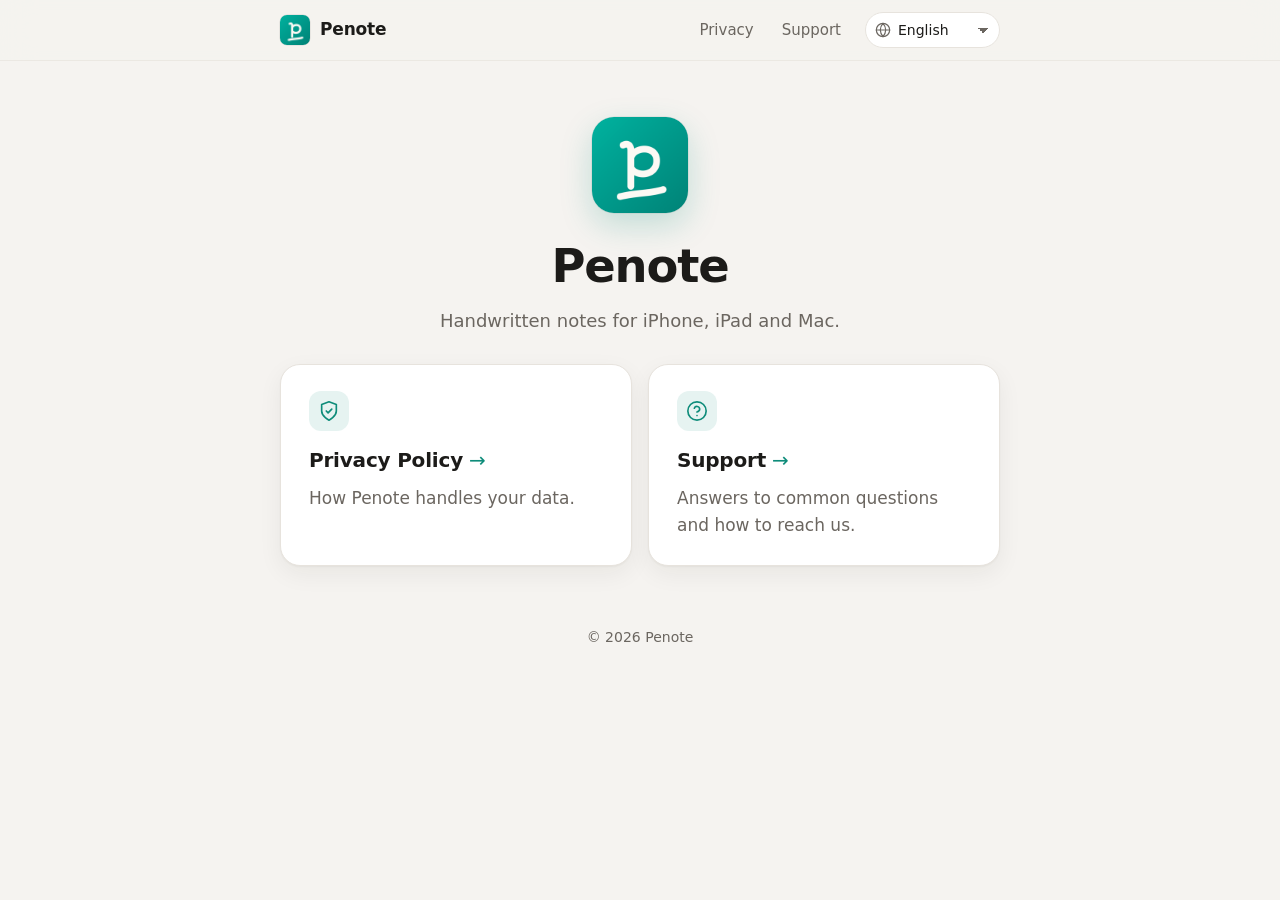
<file: index.html>
<!doctype html>
<html lang="en">
<head>
  <meta charset="utf-8">
  <meta name="viewport" content="width=device-width, initial-scale=1, viewport-fit=cover">
  <title>Penote</title>
  <meta name="description" content="Penote — handwritten notes for iPhone, iPad and Mac.">
  <meta name="theme-color" content="#f5f3f0" media="(prefers-color-scheme: light)">
  <meta name="theme-color" content="#161514" media="(prefers-color-scheme: dark)">
  <link rel="icon" href="assets/favicon.png">
  <link rel="apple-touch-icon" href="assets/icon.png">
  <link rel="stylesheet" href="assets/style.css">
</head>
<body>
  <header class="site-header">
    <div class="wrap">
      <a class="brand" href="./" aria-current="page"><img src="assets/icon.png" alt="">Penote</a>
      <nav class="nav">
        <a href="privacy.html" data-i18n="nav.privacy">Privacy</a>
        <a href="support.html" data-i18n="nav.support">Support</a>
      </nav>
      <label class="lang">
        <svg viewBox="0 0 24 24" fill="none" stroke="currentColor" stroke-width="1.8" stroke-linecap="round" stroke-linejoin="round" aria-hidden="true"><circle cx="12" cy="12" r="10"/><path d="M2 12h20"/><path d="M12 2a15.3 15.3 0 0 1 4 10 15.3 15.3 0 0 1-4 10 15.3 15.3 0 0 1-4-10 15.3 15.3 0 0 1 4-10z"/></svg>
        <select id="lang" aria-label="Language" data-i18n-aria="lang.label"></select>
      </label>
    </div>
  </header>

  <main class="wrap">
    <section class="hero">
      <img class="app-icon" src="assets/icon.png" alt="">
      <h1 style="margin-top:20px">Penote</h1>
      <p class="lead" data-i18n="home.lead">Handwritten notes for iPhone, iPad and Mac.</p>
    </section>

    <div class="links">
      <a class="card link-card" href="privacy.html">
        <span class="icon-tile"><svg viewBox="0 0 24 24" fill="none" stroke="currentColor" stroke-width="1.8" stroke-linecap="round" stroke-linejoin="round" aria-hidden="true"><path d="M12 22s8-4 8-10V5l-8-3-8 3v7c0 6 8 10 8 10z"/><path d="m9 12 2 2 4-4"/></svg></span>
        <h2 data-i18n="p.title">Privacy Policy</h2>
        <p data-i18n="home.privacy.d">How Penote handles your data.</p>
      </a>
      <a class="card link-card" href="support.html">
        <span class="icon-tile"><svg viewBox="0 0 24 24" fill="none" stroke="currentColor" stroke-width="1.8" stroke-linecap="round" stroke-linejoin="round" aria-hidden="true"><circle cx="12" cy="12" r="10"/><path d="M9.09 9a3 3 0 0 1 5.83 1c0 2-3 3-3 3"/><path d="M12 17h.01"/></svg></span>
        <h2 data-i18n="s.title">Support</h2>
        <p data-i18n="home.support.d">Answers to common questions and how to reach us.</p>
      </a>
    </div>
  </main>

  <footer class="site-footer">
    <div class="wrap"><p>© 2026 Penote</p></div>
  </footer>

  <script src="assets/strings.js"></script>
  <script src="assets/app.js"></script>
</body>
</html>
</file>
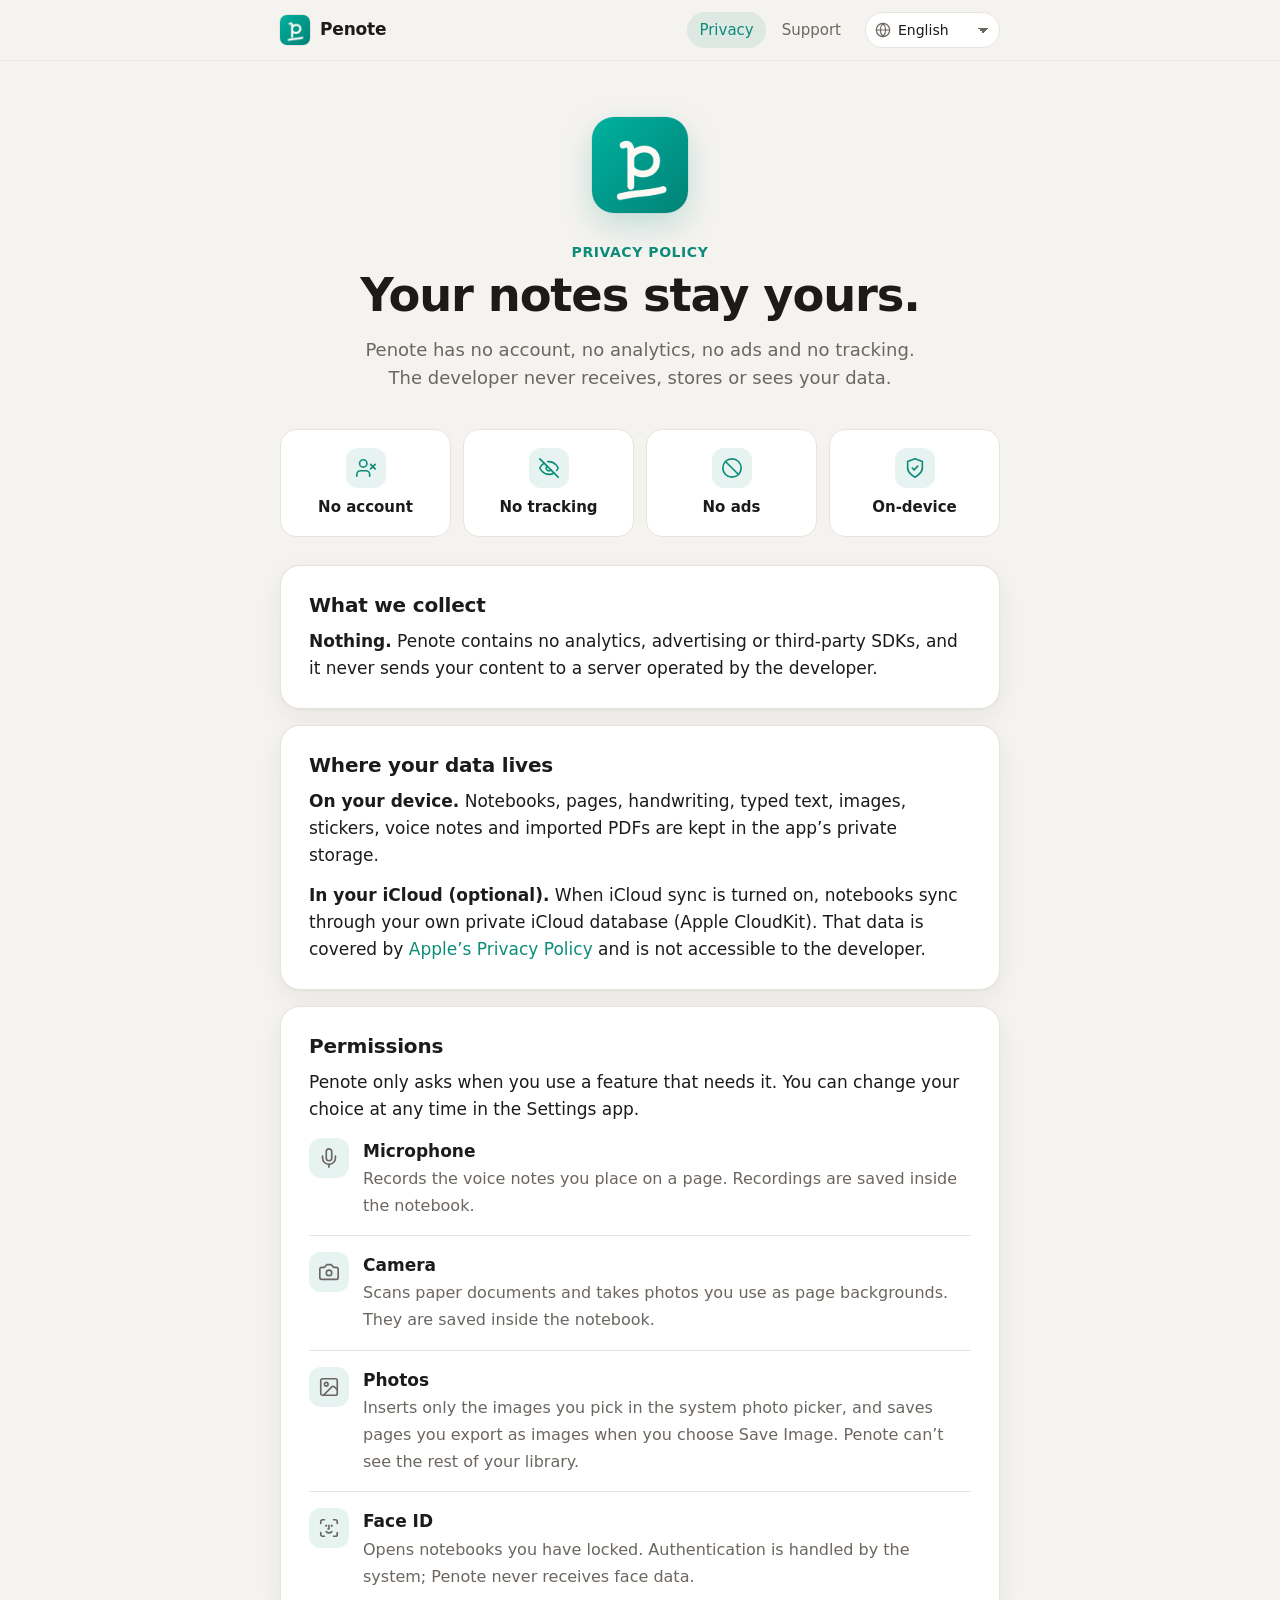
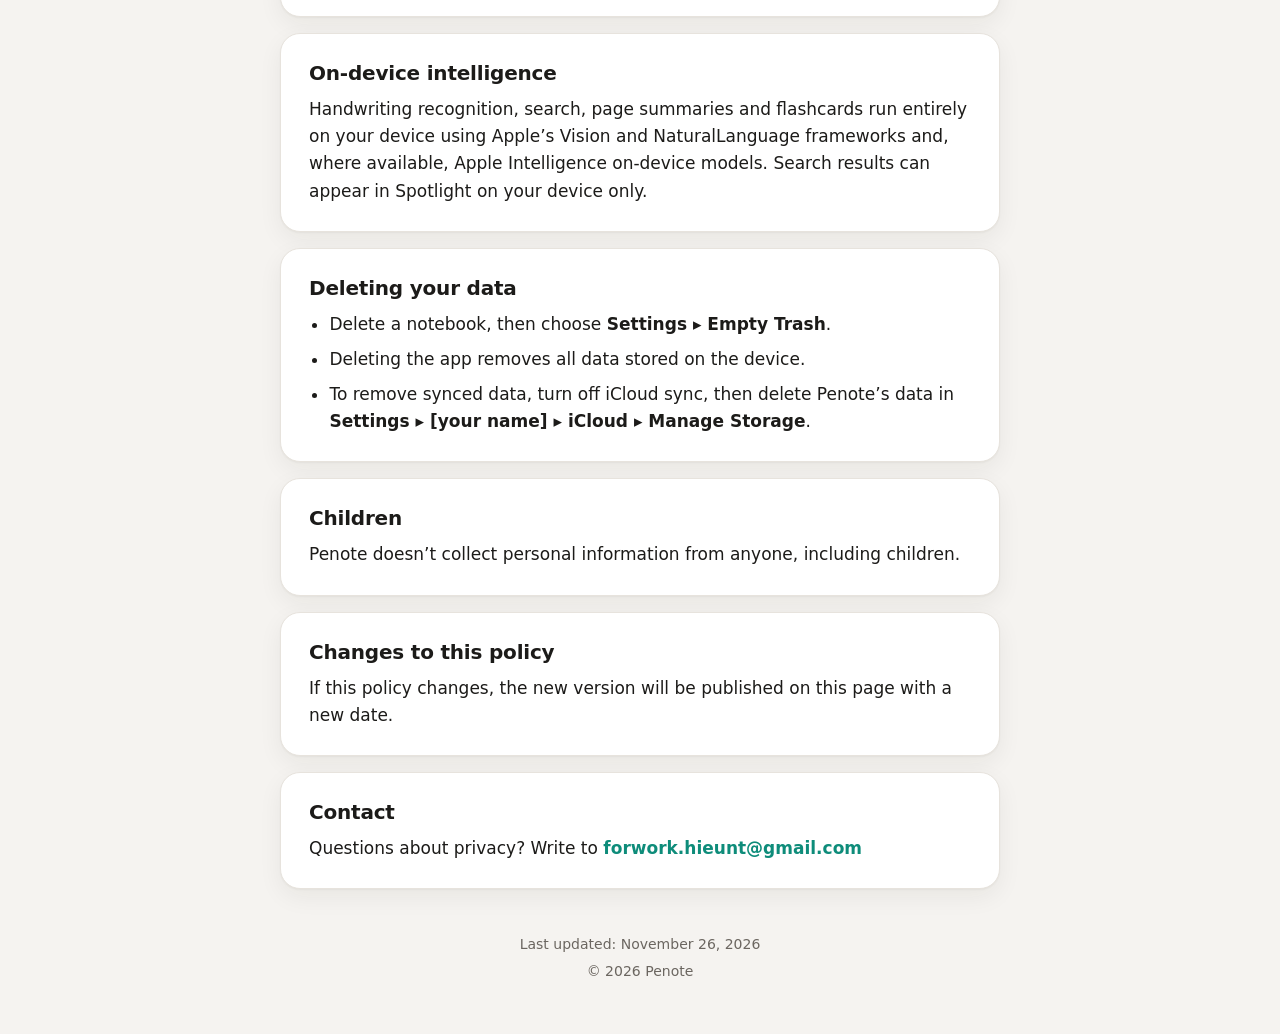
<file: privacy.html>
<!doctype html>
<html lang="en">
<head>
  <meta charset="utf-8">
  <meta name="viewport" content="width=device-width, initial-scale=1, viewport-fit=cover">
  <title>Privacy Policy · Penote</title>
  <meta name="description" content="Penote collects no data. Your handwritten notes stay on your device and in your own iCloud.">
  <meta name="theme-color" content="#f5f3f0" media="(prefers-color-scheme: light)">
  <meta name="theme-color" content="#161514" media="(prefers-color-scheme: dark)">
  <link rel="icon" href="assets/favicon.png">
  <link rel="apple-touch-icon" href="assets/icon.png">
  <link rel="stylesheet" href="assets/style.css">
</head>
<body data-title="p.title">
  <header class="site-header">
    <div class="wrap">
      <a class="brand" href="./"><img src="assets/icon.png" alt="">Penote</a>
      <nav class="nav">
        <a href="privacy.html" aria-current="page" data-i18n="nav.privacy">Privacy</a>
        <a href="support.html" data-i18n="nav.support">Support</a>
      </nav>
      <label class="lang">
        <svg viewBox="0 0 24 24" fill="none" stroke="currentColor" stroke-width="1.8" stroke-linecap="round" stroke-linejoin="round" aria-hidden="true"><circle cx="12" cy="12" r="10"/><path d="M2 12h20"/><path d="M12 2a15.3 15.3 0 0 1 4 10 15.3 15.3 0 0 1-4 10 15.3 15.3 0 0 1-4-10 15.3 15.3 0 0 1 4-10z"/></svg>
        <select id="lang" aria-label="Language" data-i18n-aria="lang.label"></select>
      </label>
    </div>
  </header>

  <main class="wrap">
    <section class="hero">
      <img class="app-icon" src="assets/icon.png" alt="Penote">
      <p class="eyebrow" data-i18n="p.title">Privacy Policy</p>
      <h1 data-i18n="p.hero">Your notes stay yours.</h1>
      <p class="lead" data-i18n="p.lead">Penote has no account, no analytics, no ads and no tracking. The developer never receives, stores or sees your data.</p>
    </section>

    <ul class="highlights">
      <li>
        <span class="icon-tile"><svg viewBox="0 0 24 24" fill="none" stroke="currentColor" stroke-width="1.8" stroke-linecap="round" stroke-linejoin="round" aria-hidden="true"><path d="M16 21v-2a4 4 0 0 0-4-4H6a4 4 0 0 0-4 4v2"/><circle cx="9" cy="7" r="4"/><path d="m17 8 5 5"/><path d="m22 8-5 5"/></svg></span>
        <span data-i18n="p.h.account">No account</span>
      </li>
      <li>
        <span class="icon-tile"><svg viewBox="0 0 24 24" fill="none" stroke="currentColor" stroke-width="1.8" stroke-linecap="round" stroke-linejoin="round" aria-hidden="true"><path d="M9.88 9.88a3 3 0 1 0 4.24 4.24"/><path d="M10.73 5.08A10.43 10.43 0 0 1 12 5c7 0 10 7 10 7a13.16 13.16 0 0 1-1.67 2.68"/><path d="M6.61 6.61A13.53 13.53 0 0 0 2 12s3 7 10 7a9.74 9.74 0 0 0 5.39-1.61"/><path d="m2 2 20 20"/></svg></span>
        <span data-i18n="p.h.tracking">No tracking</span>
      </li>
      <li>
        <span class="icon-tile"><svg viewBox="0 0 24 24" fill="none" stroke="currentColor" stroke-width="1.8" stroke-linecap="round" stroke-linejoin="round" aria-hidden="true"><circle cx="12" cy="12" r="10"/><path d="m4.9 4.9 14.2 14.2"/></svg></span>
        <span data-i18n="p.h.ads">No ads</span>
      </li>
      <li>
        <span class="icon-tile"><svg viewBox="0 0 24 24" fill="none" stroke="currentColor" stroke-width="1.8" stroke-linecap="round" stroke-linejoin="round" aria-hidden="true"><path d="M12 22s8-4 8-10V5l-8-3-8 3v7c0 6 8 10 8 10z"/><path d="m9 12 2 2 4-4"/></svg></span>
        <span data-i18n="p.h.device">On-device</span>
      </li>
    </ul>

    <section class="card" id="collect">
      <h2 data-i18n="p.collect.h">What we collect</h2>
      <p data-i18n-html="p.collect.b"><strong>Nothing.</strong> Penote contains no analytics, advertising or third-party SDKs, and it never sends your content to a server operated by the developer.</p>
    </section>

    <section class="card" id="storage">
      <h2 data-i18n="p.store.h">Where your data lives</h2>
      <p data-i18n-html="p.store.device"><strong>On your device.</strong> Notebooks, pages, handwriting, typed text, images, stickers, voice notes and imported PDFs are kept in the app’s private storage.</p>
      <p data-i18n-html="p.store.icloud"><strong>In your iCloud (optional).</strong> When iCloud sync is turned on, notebooks sync through your own private iCloud database (Apple CloudKit). That data is covered by <a href="https://www.apple.com/legal/privacy/" target="_blank" rel="noopener">Apple’s Privacy Policy</a> and is not accessible to the developer.</p>
    </section>

    <section class="card" id="permissions">
      <h2 data-i18n="p.perm.h">Permissions</h2>
      <p data-i18n="p.perm.lead">Penote only asks when you use a feature that needs it. You can change your choice at any time in the Settings app.</p>
      <ul class="rows">
        <li>
          <span class="icon-tile"><svg viewBox="0 0 24 24" fill="none" stroke="currentColor" stroke-width="1.8" stroke-linecap="round" stroke-linejoin="round" aria-hidden="true"><path d="M12 2a3 3 0 0 0-3 3v7a3 3 0 0 0 6 0V5a3 3 0 0 0-3-3z"/><path d="M19 10v2a7 7 0 0 1-14 0v-2"/><path d="M12 19v3"/></svg></span>
          <div><strong data-i18n="p.perm.mic.t">Microphone</strong><span data-i18n="p.perm.mic.d">Records the voice notes you place on a page. Recordings are saved inside the notebook.</span></div>
        </li>
        <li>
          <span class="icon-tile"><svg viewBox="0 0 24 24" fill="none" stroke="currentColor" stroke-width="1.8" stroke-linecap="round" stroke-linejoin="round" aria-hidden="true"><path d="M14.5 4h-5L7 7H4a2 2 0 0 0-2 2v9a2 2 0 0 0 2 2h16a2 2 0 0 0 2-2V9a2 2 0 0 0-2-2h-3l-2.5-3z"/><circle cx="12" cy="13" r="3"/></svg></span>
          <div><strong data-i18n="p.perm.cam.t">Camera</strong><span data-i18n="p.perm.cam.d">Scans paper documents and takes photos you use as page backgrounds. They are saved inside the notebook.</span></div>
        </li>
        <li>
          <span class="icon-tile"><svg viewBox="0 0 24 24" fill="none" stroke="currentColor" stroke-width="1.8" stroke-linecap="round" stroke-linejoin="round" aria-hidden="true"><rect x="3" y="3" width="18" height="18" rx="2"/><circle cx="9" cy="9" r="2"/><path d="m21 15-3.09-3.09a2 2 0 0 0-2.82 0L6 21"/></svg></span>
          <div><strong data-i18n="p.perm.photos.t">Photos</strong><span data-i18n="p.perm.photos.d">Inserts only the images you pick in the system photo picker, and saves pages you export as images when you choose Save Image. Penote can’t see the rest of your library.</span></div>
        </li>
        <li>
          <span class="icon-tile"><svg viewBox="0 0 24 24" fill="none" stroke="currentColor" stroke-width="1.8" stroke-linecap="round" stroke-linejoin="round" aria-hidden="true"><path d="M3 7V5a2 2 0 0 1 2-2h2"/><path d="M17 3h2a2 2 0 0 1 2 2v2"/><path d="M21 17v2a2 2 0 0 1-2 2h-2"/><path d="M7 21H5a2 2 0 0 1-2-2v-2"/><path d="M9 9v1"/><path d="M15 9v1"/><path d="M12 9v4h-1"/><path d="M9 16a4 4 0 0 0 6 0"/></svg></span>
          <div><strong data-i18n="p.perm.faceid.t">Face ID</strong><span data-i18n="p.perm.faceid.d">Opens notebooks you have locked. Authentication is handled by the system; Penote never receives face data.</span></div>
        </li>
      </ul>
    </section>

    <section class="card" id="on-device">
      <h2 data-i18n="p.ai.h">On-device intelligence</h2>
      <p data-i18n="p.ai.b">Handwriting recognition, search, page summaries and flashcards run entirely on your device using Apple’s Vision and NaturalLanguage frameworks and, where available, Apple Intelligence on-device models. Search results can appear in Spotlight on your device only.</p>
    </section>

    <section class="card" id="delete">
      <h2 data-i18n="p.delete.h">Deleting your data</h2>
      <ul>
        <li data-i18n-html="p.delete.1">Delete a notebook, then choose <em>Settings ▸ Empty Trash</em>.</li>
        <li data-i18n="p.delete.2">Deleting the app removes all data stored on the device.</li>
        <li data-i18n-html="p.delete.3">To remove synced data, turn off iCloud sync, then delete Penote’s data in <em>Settings ▸ [your name] ▸ iCloud ▸ Manage Storage</em>.</li>
      </ul>
    </section>

    <section class="card" id="children">
      <h2 data-i18n="p.kids.h">Children</h2>
      <p data-i18n="p.kids.b">Penote doesn’t collect personal information from anyone, including children.</p>
    </section>

    <section class="card" id="changes">
      <h2 data-i18n="p.changes.h">Changes to this policy</h2>
      <p data-i18n="p.changes.b">If this policy changes, the new version will be published on this page with a new date.</p>
    </section>

    <section class="card" id="contact">
      <h2 data-i18n="p.contact.h">Contact</h2>
      <p><span data-i18n="p.contact.b">Questions about privacy? Write to</span> <a class="email" href="mailto:forwork.hieunt@gmail.com?subject=Penote%20privacy">forwork.hieunt@gmail.com</a></p>
    </section>
  </main>

  <footer class="site-footer">
    <div class="wrap">
      <p><span data-i18n="footer.updated">Last updated</span>: <time data-date="2026-11-26" datetime="2026-11-26">November 26, 2026</time></p>
      <p>© 2026 Penote</p>
    </div>
  </footer>

  <script src="assets/strings.js"></script>
  <script src="assets/app.js"></script>
</body>
</html>
</file>
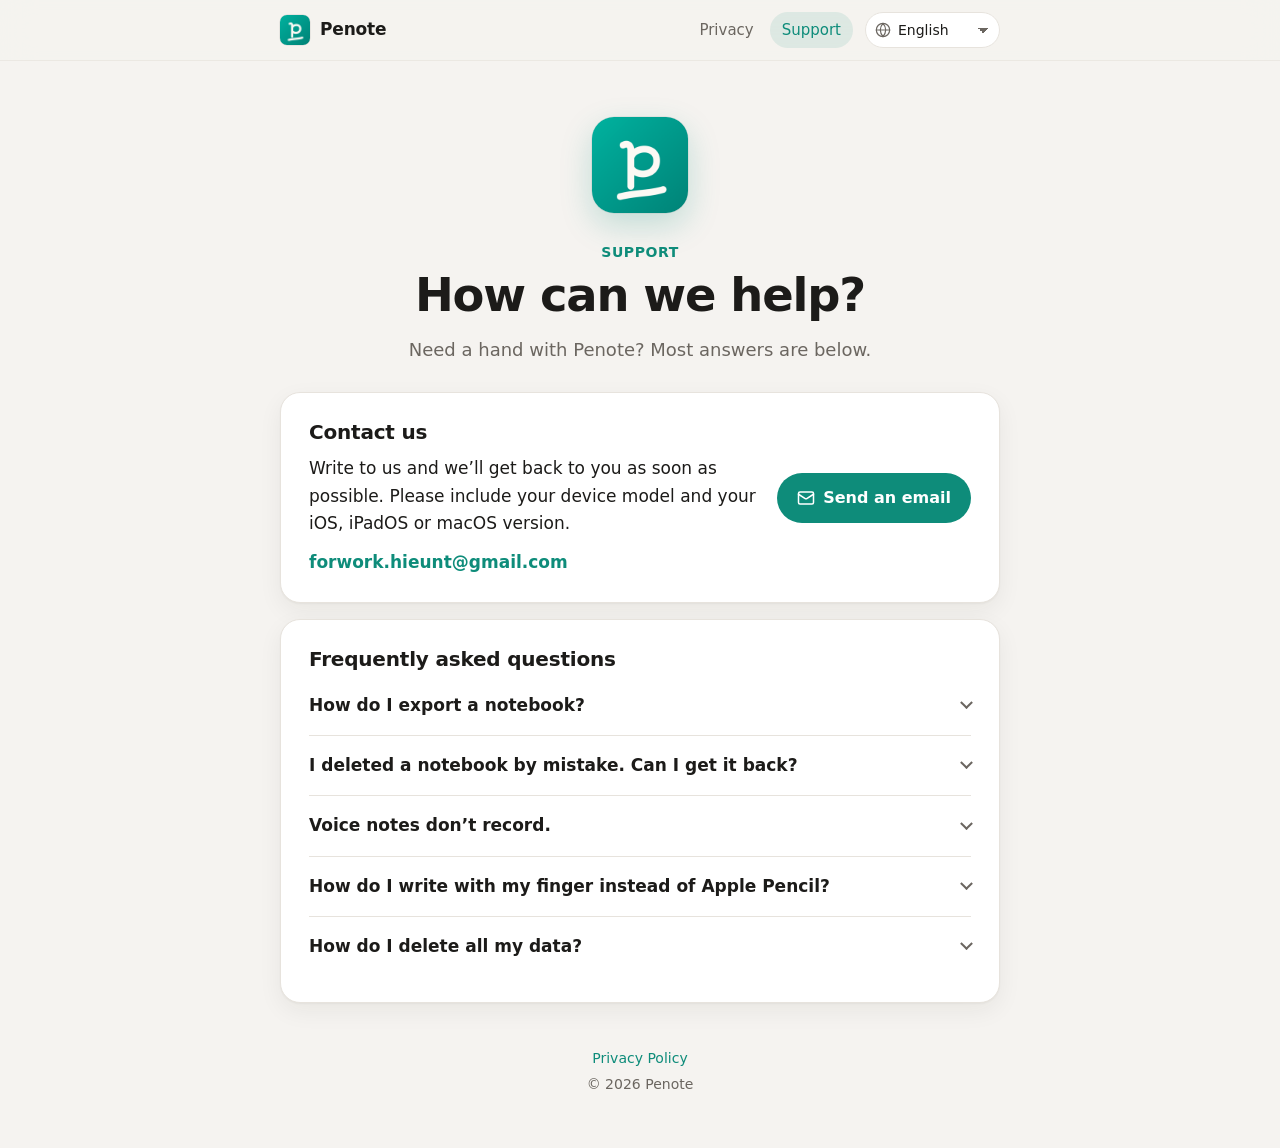
<file: support.html>
<!doctype html>
<html lang="en">
<head>
  <meta charset="utf-8">
  <meta name="viewport" content="width=device-width, initial-scale=1, viewport-fit=cover">
  <title>Support · Penote</title>
  <meta name="description" content="Help for Penote, handwritten notes for iPhone, iPad and Mac: common questions and how to contact us.">
  <meta name="theme-color" content="#f5f3f0" media="(prefers-color-scheme: light)">
  <meta name="theme-color" content="#161514" media="(prefers-color-scheme: dark)">
  <link rel="icon" href="assets/favicon.png">
  <link rel="apple-touch-icon" href="assets/icon.png">
  <link rel="stylesheet" href="assets/style.css">
</head>
<body data-title="s.title">
  <header class="site-header">
    <div class="wrap">
      <a class="brand" href="./"><img src="assets/icon.png" alt="">Penote</a>
      <nav class="nav">
        <a href="privacy.html" data-i18n="nav.privacy">Privacy</a>
        <a href="support.html" aria-current="page" data-i18n="nav.support">Support</a>
      </nav>
      <label class="lang">
        <svg viewBox="0 0 24 24" fill="none" stroke="currentColor" stroke-width="1.8" stroke-linecap="round" stroke-linejoin="round" aria-hidden="true"><circle cx="12" cy="12" r="10"/><path d="M2 12h20"/><path d="M12 2a15.3 15.3 0 0 1 4 10 15.3 15.3 0 0 1-4 10 15.3 15.3 0 0 1-4-10 15.3 15.3 0 0 1 4-10z"/></svg>
        <select id="lang" aria-label="Language" data-i18n-aria="lang.label"></select>
      </label>
    </div>
  </header>

  <main class="wrap">
    <section class="hero">
      <img class="app-icon" src="assets/icon.png" alt="Penote">
      <p class="eyebrow" data-i18n="s.title">Support</p>
      <h1 data-i18n="s.hero">How can we help?</h1>
      <p class="lead" data-i18n="s.lead">Need a hand with Penote? Most answers are below.</p>
    </section>

    <section class="card contact" id="contact">
      <div>
        <h2 data-i18n="s.contact.h">Contact us</h2>
        <p data-i18n="s.contact.b">Write to us and we’ll get back to you as soon as possible. Please include your device model and your iOS, iPadOS or macOS version.</p>
        <a class="email" href="mailto:forwork.hieunt@gmail.com?subject=Penote%20support">forwork.hieunt@gmail.com</a>
      </div>
      <a class="button" href="mailto:forwork.hieunt@gmail.com?subject=Penote%20support">
        <svg viewBox="0 0 24 24" fill="none" stroke="currentColor" stroke-width="2" stroke-linecap="round" stroke-linejoin="round" aria-hidden="true"><rect x="2" y="4" width="20" height="16" rx="2"/><path d="m22 7-8.97 5.7a1.94 1.94 0 0 1-2.06 0L2 7"/></svg>
        <span data-i18n="s.contact.btn">Send an email</span>
      </a>
    </section>

    <section class="card faq" id="faq">
      <h2 data-i18n="s.faq.h">Frequently asked questions</h2>
      <details>
        <summary data-i18n="s.q1">How do I export a notebook?</summary>
        <p data-i18n-html="s.a1">Open the notebook and choose <em>Export</em>. Save it as a PDF (with or without page lines) or an image (PNG), share it, or print it.</p>
      </details>
      <details>
        <summary data-i18n="s.q2">I deleted a notebook by mistake. Can I get it back?</summary>
        <p data-i18n-html="s.a2">Yes, as long as the Trash hasn’t been emptied. Open <em>Trash</em> in the sidebar, then choose <em>Restore</em> on the notebook.</p>
      </details>
      <details>
        <summary data-i18n="s.q3">Voice notes don’t record.</summary>
        <p data-i18n="s.a3">Penote needs access to the microphone. Open the Settings app ▸ Penote and turn on Microphone. On Mac: System Settings ▸ Privacy &amp; Security ▸ Microphone.</p>
      </details>
      <details>
        <summary data-i18n="s.q4">How do I write with my finger instead of Apple Pencil?</summary>
        <p data-i18n-html="s.a4">Open <em>Settings ▸ Apple Pencil &amp; Input</em> and turn on <em>Draw with Finger</em>. You then scroll with two fingers.</p>
      </details>
      <details>
        <summary data-i18n="s.q5">How do I delete all my data?</summary>
        <p data-i18n-html="s.a5">See <a href="privacy.html#delete">Deleting your data</a> in the Privacy Policy.</p>
      </details>
    </section>
  </main>

  <footer class="site-footer">
    <div class="wrap">
      <p><a href="privacy.html" data-i18n="p.title">Privacy Policy</a></p>
      <p>© 2026 Penote</p>
    </div>
  </footer>

  <script src="assets/strings.js"></script>
  <script src="assets/app.js"></script>
</body>
</html>
</file>
<file: assets/style.css>
/* Penote — privacy & support site. Colours follow the app's Theme.swift (warm gray + teal). */

:root {
  --bg: #f5f3f0;
  --surface: #ffffff;
  --line: #e7e3dd;
  --text: #1c1b19;
  --muted: #6b6660;
  --accent: #0e8c7a;
  --accent-ink: #ffffff;
  --accent-soft: rgba(14, 140, 122, 0.1);
  --shadow: 0 1px 2px rgba(28, 27, 25, 0.04), 0 8px 24px rgba(28, 27, 25, 0.06);
  --radius: 20px;
  --font: -apple-system, BlinkMacSystemFont, "SF Pro Text", "Segoe UI", system-ui, "Helvetica Neue", Arial, sans-serif;
  color-scheme: light dark;
}

@media (prefers-color-scheme: dark) {
  :root {
    --bg: #161514;
    --surface: #23211f;
    --line: #34312e;
    --text: #f3f1ee;
    --muted: #a39e97;
    --accent: #3eb89e;
    --accent-ink: #0f1a17;
    --accent-soft: rgba(62, 184, 158, 0.14);
    --shadow: 0 1px 2px rgba(0, 0, 0, 0.3), 0 8px 24px rgba(0, 0, 0, 0.25);
  }
}

:lang(zh-Hans) { --font: -apple-system, "PingFang SC", "Hiragino Sans GB", "Noto Sans SC", "Microsoft YaHei", sans-serif; }
:lang(ja)      { --font: -apple-system, "Hiragino Sans", "Hiragino Kaku Gothic ProN", "Noto Sans JP", "Yu Gothic", sans-serif; }
:lang(ko)      { --font: -apple-system, "Apple SD Gothic Neo", "Noto Sans KR", "Malgun Gothic", sans-serif; }

*, *::before, *::after { box-sizing: border-box; }

html { -webkit-text-size-adjust: 100%; scroll-padding-top: 88px; }

body {
  margin: 0;
  background: var(--bg);
  color: var(--text);
  font-family: var(--font);
  font-size: 17px;
  line-height: 1.6;
  -webkit-font-smoothing: antialiased;
}

a { color: var(--accent); text-decoration: none; }
a:hover { text-decoration: underline; text-underline-offset: 3px; }
a:focus-visible, button:focus-visible, select:focus-visible, summary:focus-visible {
  outline: 3px solid var(--accent);
  outline-offset: 3px;
  border-radius: 8px;
}

.wrap { width: 100%; max-width: 760px; margin: 0 auto; padding: 0 20px; }

/* ---------- Header ---------- */

.site-header {
  position: sticky;
  top: 0;
  z-index: 10;
  background: color-mix(in srgb, var(--bg) 82%, transparent);
  -webkit-backdrop-filter: saturate(180%) blur(16px);
  backdrop-filter: saturate(180%) blur(16px);
  border-bottom: 1px solid color-mix(in srgb, var(--line) 70%, transparent);
}

.site-header .wrap {
  display: flex;
  align-items: center;
  gap: 12px;
  min-height: 60px;
}

.brand {
  display: flex;
  align-items: center;
  gap: 10px;
  color: var(--text);
  font-weight: 650;
  letter-spacing: -0.01em;
  margin-right: auto;
}
.brand:hover { text-decoration: none; }
.brand img { width: 30px; height: 30px; border-radius: 7px; box-shadow: 0 0 0 0.5px rgba(0, 0, 0, 0.12); }

.nav { display: flex; gap: 4px; }
.nav a {
  color: var(--muted);
  font-size: 15px;
  font-weight: 500;
  padding: 6px 12px;
  border-radius: 999px;
  white-space: nowrap;
}
.nav a:hover { color: var(--text); text-decoration: none; background: var(--accent-soft); }
.nav a[aria-current="page"] { color: var(--accent); background: var(--accent-soft); }

.lang {
  position: relative;
  display: flex;
  align-items: center;
}
.lang svg {
  position: absolute;
  left: 10px;
  width: 16px;
  height: 16px;
  color: var(--muted);
  pointer-events: none;
}
.lang select {
  appearance: none;
  -webkit-appearance: none;
  font: inherit;
  font-size: 14px;
  color: var(--text);
  background: var(--surface);
  border: 1px solid var(--line);
  border-radius: 999px;
  padding: 6px 30px 6px 32px;
  cursor: pointer;
  background-image: linear-gradient(45deg, transparent 50%, var(--muted) 50%), linear-gradient(135deg, var(--muted) 50%, transparent 50%);
  background-position: calc(100% - 16px) 52%, calc(100% - 11px) 52%;
  background-size: 5px 5px, 5px 5px;
  background-repeat: no-repeat;
}

/* ---------- Hero ---------- */

.hero { padding: 56px 0 28px; text-align: center; }
.hero .app-icon {
  width: 96px;
  height: 96px;
  border-radius: 22px;
  box-shadow: 0 0 0 0.5px rgba(0, 0, 0, 0.1), 0 12px 32px rgba(14, 140, 122, 0.22);
}
.eyebrow {
  margin: 20px 0 6px;
  color: var(--accent);
  font-size: 14px;
  font-weight: 600;
  letter-spacing: 0.04em;
  text-transform: uppercase;
}
.hero h1 {
  margin: 0;
  font-size: clamp(2rem, 6vw, 2.9rem);
  line-height: 1.12;
  font-weight: 700;
  letter-spacing: -0.025em;
  text-wrap: balance;
}
.lead {
  margin: 14px auto 0;
  max-width: 560px;
  color: var(--muted);
  font-size: 1.125rem;
  text-wrap: pretty;
}

/* ---------- Highlights ---------- */

.highlights {
  display: grid;
  grid-template-columns: repeat(4, 1fr);
  gap: 12px;
  margin: 8px 0 28px;
  padding: 0;
  list-style: none;
}
.highlights li {
  display: flex;
  flex-direction: column;
  align-items: center;
  gap: 10px;
  padding: 18px 10px;
  background: var(--surface);
  border: 1px solid var(--line);
  border-radius: 16px;
  text-align: center;
  font-size: 15px;
  font-weight: 600;
  line-height: 1.3;
}

.icon-tile {
  display: grid;
  place-items: center;
  flex: none;
  width: 40px;
  height: 40px;
  border-radius: 12px;
  background: var(--accent-soft);
  color: var(--accent);
}
.icon-tile svg { width: 22px; height: 22px; }

/* ---------- Cards & sections ---------- */

.card {
  background: var(--surface);
  border: 1px solid var(--line);
  border-radius: var(--radius);
  box-shadow: var(--shadow);
  padding: 26px 28px;
  margin: 0 0 16px;
}
.card h2 {
  margin: 0 0 10px;
  font-size: 1.25rem;
  line-height: 1.3;
  letter-spacing: -0.01em;
}
.card p { margin: 0 0 12px; }
.card p:last-child, .card ul:last-child { margin-bottom: 0; }
.card ul { margin: 0; padding-left: 1.2em; }
.card li + li { margin-top: 8px; }
.card em { font-style: normal; font-weight: 600; }

.rows { list-style: none; padding: 0 !important; margin: 14px 0 0 !important; }
.rows li { display: flex; gap: 14px; align-items: flex-start; }
.rows li + li { margin-top: 16px; padding-top: 16px; border-top: 1px solid var(--line); }
.rows strong { display: block; }
.rows span { color: var(--muted); font-size: 16px; }

.email {
  display: inline-block;
  font-weight: 600;
  word-break: break-all;
}

/* ---------- Home ---------- */

.links { display: grid; grid-template-columns: 1fr 1fr; gap: 16px; margin-bottom: 16px; }
.link-card {
  display: flex;
  flex-direction: column;
  gap: 12px;
  color: var(--text);
  transition: transform 0.15s ease, border-color 0.15s ease;
}
.link-card:hover { text-decoration: none; transform: translateY(-2px); border-color: var(--accent); }
.link-card h2 { margin: 4px 0 0; display: flex; align-items: center; gap: 6px; }
.link-card h2::after { content: "→"; color: var(--accent); font-weight: 500; }
.link-card p { color: var(--muted); }

/* ---------- Support ---------- */

.contact { display: flex; gap: 20px; align-items: center; justify-content: space-between; flex-wrap: wrap; }
.contact > div { flex: 1 1 320px; }
.button {
  display: inline-flex;
  align-items: center;
  gap: 8px;
  padding: 12px 20px;
  border-radius: 999px;
  background: var(--accent);
  color: var(--accent-ink);
  font-weight: 600;
  font-size: 16px;
  white-space: nowrap;
}
.button:hover { text-decoration: none; filter: brightness(1.06); }
.button svg { width: 18px; height: 18px; }

.faq h2 { margin-bottom: 4px; }
.faq details { border-top: 1px solid var(--line); }
.faq details:first-of-type { border-top: 0; }
.faq summary {
  display: flex;
  justify-content: space-between;
  align-items: center;
  gap: 16px;
  padding: 16px 0;
  cursor: pointer;
  font-weight: 600;
  list-style: none;
}
.faq summary::-webkit-details-marker { display: none; }
.faq summary::after {
  content: "";
  flex: none;
  width: 9px;
  height: 9px;
  border-right: 2px solid var(--muted);
  border-bottom: 2px solid var(--muted);
  transform: rotate(45deg) translate(-2px, -2px);
  transition: transform 0.2s ease;
}
.faq details[open] summary::after { transform: rotate(-135deg) translate(-2px, -2px); }
.faq details p { margin: -4px 0 16px; color: var(--muted); }

/* ---------- Footer ---------- */

.site-footer {
  padding: 24px 0 48px;
  color: var(--muted);
  font-size: 14px;
  text-align: center;
}
.site-footer p { margin: 4px 0; }

/* ---------- Small screens ---------- */

@media (max-width: 640px) {
  body { font-size: 16px; }
  .site-header .wrap { flex-wrap: wrap; gap: 8px; padding-top: 10px; padding-bottom: 10px; }
  .nav { order: 3; width: 100%; }
  .nav a { flex: 1; text-align: center; }
  .hero { padding-top: 36px; }
  .highlights { grid-template-columns: 1fr 1fr; }
  .links { grid-template-columns: 1fr; }
  .card { padding: 22px 20px; border-radius: 18px; }
}

@media (prefers-reduced-motion: reduce) {
  * { transition: none !important; }
}
</file>
